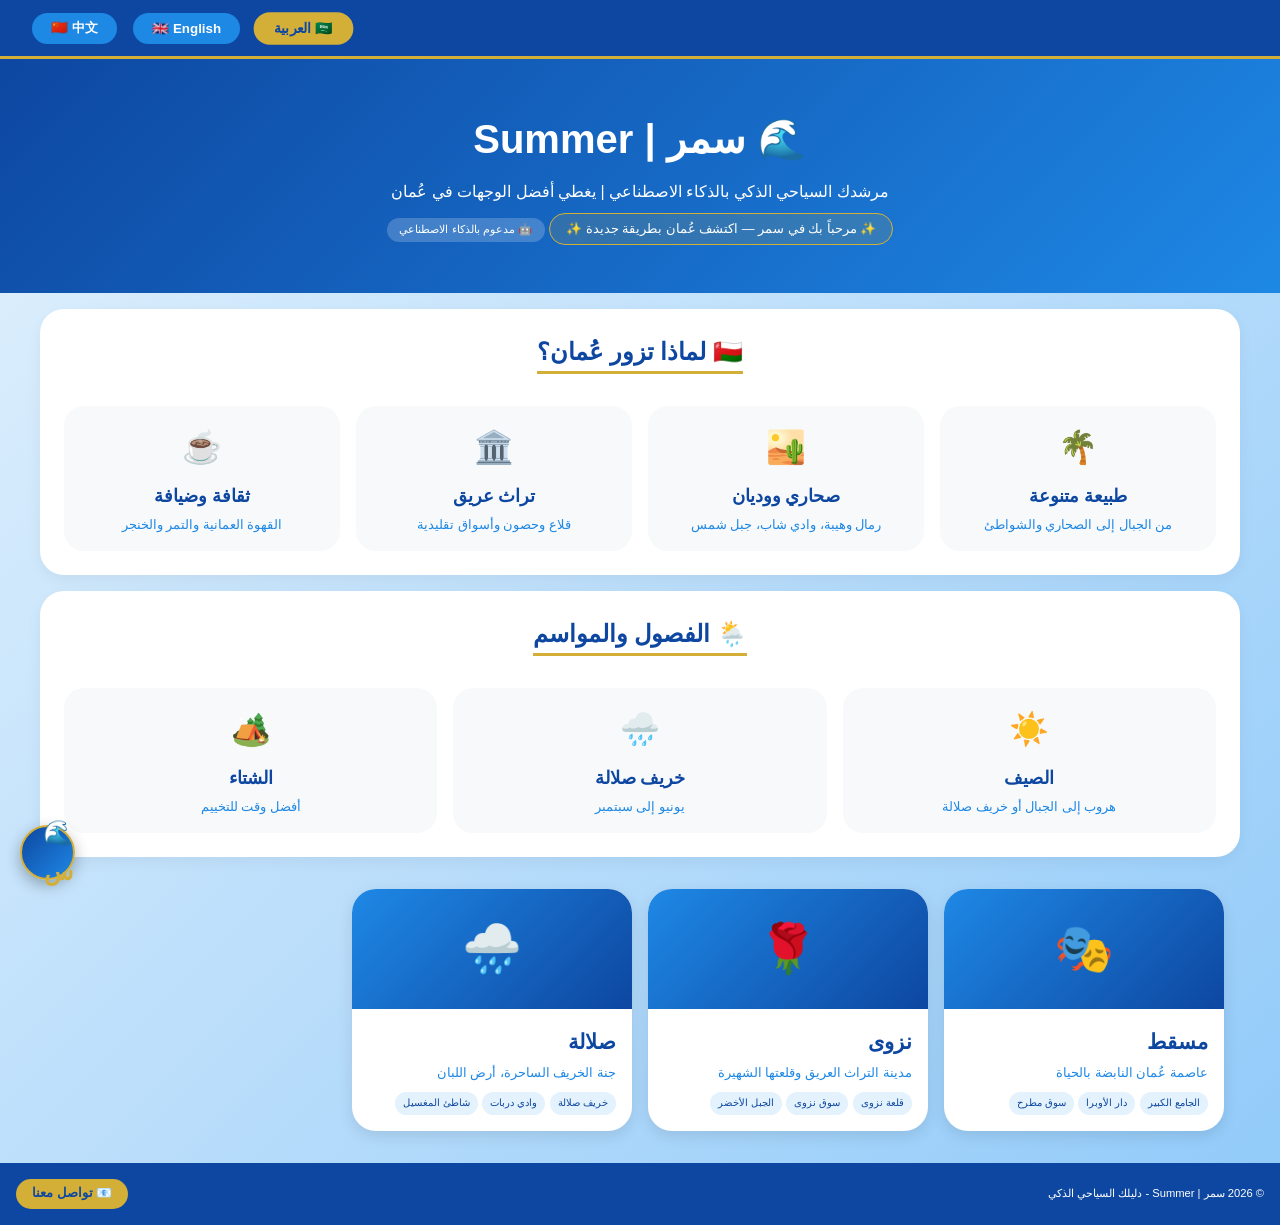
<file: index.html>
<!DOCTYPE html>
<html lang="ar" dir="rtl">
<head>
    <meta charset="UTF-8">
    <meta name="viewport" content="width=device-width, initial-scale=1.0, viewport-fit=cover">
    <title>سمر | Summer - دليلك السياحي الذكي في عُمان</title>
    <style>
        * { margin: 0; padding: 0; box-sizing: border-box; }
        body {
            font-family: 'Segoe UI', Tahoma, Geneva, Verdana, sans-serif;
            background: linear-gradient(135deg, #E3F2FD 0%, #BBDEFB 50%, #90CAF9 100%);
            color: #0D47A1;
            line-height: 1.6;
        }
        body[dir="ltr"] { direction: ltr; text-align: left; }
        body[dir="rtl"] { direction: rtl; text-align: right; }

        .language-bar {
            background-color: #0D47A1;
            padding: 0.8rem 2rem;
            display: flex;
            justify-content: flex-end;
            gap: 1rem;
            flex-wrap: wrap;
            border-bottom: 3px solid #D4AF37;
            position: sticky;
            top: 0;
            z-index: 1000;
        }
        .lang-btn {
            background-color: #1E88E5;
            color: white;
            border: none;
            padding: 0.4rem 1.2rem;
            border-radius: 30px;
            cursor: pointer;
            font-weight: bold;
            transition: all 0.3s ease;
        }
        .lang-btn:hover, .lang-btn.active {
            background-color: #D4AF37;
            color: #0D47A1;
            transform: scale(1.05);
        }

        .hero {
            background: linear-gradient(135deg, #0D47A1, #1E88E5, #0D47A1);
            background-size: 200% 200%;
            animation: gradientShift 6s ease infinite;
            padding: 3rem 1rem;
            text-align: center;
            color: white;
        }
        @keyframes gradientShift {
            0% { background-position: 0% 50%; }
            50% { background-position: 100% 50%; }
            100% { background-position: 0% 50%; }
        }
        .hero h1 { font-size: 2.5rem; margin-bottom: 0.5rem; }
        .hero p { font-size: 1rem; max-width: 800px; margin: 0 auto; }
        .hero-welcome {
            background: rgba(212, 175, 55, 0.15);
            backdrop-filter: blur(10px);
            display: inline-block;
            padding: 0.3rem 1rem;
            border-radius: 50px;
            margin-top: 0.5rem;
            font-size: 0.8rem;
            border: 1px solid #D4AF37;
        }
        .ai-badge {
            display: inline-block;
            background: rgba(255,255,255,0.2);
            padding: 0.2rem 0.8rem;
            border-radius: 50px;
            font-size: 0.7rem;
            margin-top: 0.5rem;
        }

        .why-oman, .seasons {
            background: white;
            margin: 1rem auto;
            padding: 1.5rem;
            border-radius: 24px;
            max-width: 1200px;
            box-shadow: 0 5px 15px rgba(0,0,0,0.05);
        }
        .why-oman h2, .seasons h2 {
            text-align: center;
            font-size: 1.5rem;
            color: #0D47A1;
            margin-bottom: 1rem;
            border-bottom: 3px solid #D4AF37;
            display: inline-block;
        }
        .why-grid, .seasons-grid {
            display: grid;
            grid-template-columns: repeat(auto-fit, minmax(200px, 1fr));
            gap: 1rem;
            margin-top: 1rem;
        }
        .why-card, .season-card {
            text-align: center;
            padding: 1rem;
            background: #F8F9FA;
            border-radius: 20px;
        }
        .why-icon, .season-icon { font-size: 2rem; display: block; margin-bottom: 0.5rem; }
        .why-card h3, .season-card h3 { font-size: 1.1rem; margin-bottom: 0.3rem; }
        .why-card p, .season-card p { font-size: 0.8rem; color: #1E88E5; }

        .cities-grid {
            display: grid;
            grid-template-columns: repeat(auto-fill, minmax(280px, 1fr));
            gap: 1rem;
            padding: 1rem;
            max-width: 1200px;
            margin: 0 auto;
        }
        .city-card {
            background: white;
            border-radius: 24px;
            overflow: hidden;
            cursor: pointer;
            transition: all 0.3s;
            box-shadow: 0 5px 15px rgba(0,0,0,0.1);
        }
        .city-card:hover { transform: translateY(-5px); box-shadow: 0 10px 25px rgba(0,0,0,0.15); }
        .card-icon {
            height: 120px;
            background: linear-gradient(135deg, #1E88E5, #0D47A1);
            display: flex;
            align-items: center;
            justify-content: center;
            font-size: 3rem;
        }
        .card-content { padding: 1rem; }
        .card-content h3 { font-size: 1.3rem; margin-bottom: 0.3rem; }
        .card-content p { font-size: 0.8rem; color: #1E88E5; margin-bottom: 0.5rem; }
        .city-tags { display: flex; gap: 0.3rem; flex-wrap: wrap; }
        .tag {
            background: #E3F2FD;
            padding: 0.2rem 0.5rem;
            border-radius: 15px;
            font-size: 0.65rem;
            color: #0D47A1;
        }

        .city-page {
            max-width: 1000px;
            margin: 1rem auto;
            padding: 1rem;
            background: white;
            border-radius: 24px;
            display: none;
        }
        .active-page { display: block; }
        .city-header { text-align: center; margin-bottom: 1rem; }
        .city-header h2 { font-size: 1.8rem; color: #0D47A1; border-bottom: 3px solid #D4AF37; display: inline-block; }

        .section {
            background: #F8F9FA;
            border-radius: 20px;
            padding: 1rem;
            margin-bottom: 1rem;
        }
        .section h3 {
            font-size: 1.3rem;
            margin-bottom: 0.8rem;
            border-right: 4px solid #D4AF37;
            padding-right: 0.8rem;
        }
        body[dir="ltr"] .section h3 {
            border-right: none;
            border-left: 4px solid #D4AF37;
            padding-right: 0;
            padding-left: 0.8rem;
        }
        .items-grid {
            display: grid;
            grid-template-columns: repeat(auto-fill, minmax(280px, 1fr));
            gap: 0.8rem;
        }
        .item-card {
            background: white;
            padding: 0.8rem;
            border-radius: 16px;
            border: 1px solid #E3F2FD;
            cursor: pointer;
            transition: all 0.2s;
        }
        .item-card:hover { transform: translateY(-3px); border-color: #D4AF37; }
        .item-card h4 { font-size: 1rem; margin-bottom: 0.3rem; }
        .item-card p { font-size: 0.75rem; color: #1E88E5; }

        .stars { color: #D4AF37; font-size: 0.8rem; margin: 0.3rem 0; }
        .map-link {
            display: inline-block;
            background: #1E88E5;
            color: white;
            padding: 0.2rem 0.6rem;
            border-radius: 20px;
            text-decoration: none;
            font-size: 0.7rem;
            margin-top: 0.3rem;
        }
        .special-section { background: linear-gradient(135deg, #E3F2FD, #BBDEFB); border: 2px solid #D4AF37; }
        .animated-icon { display: inline-block; animation: float 2s infinite; font-size: 1.2rem; }
        @keyframes float { 0%,100%{transform:translateY(0)} 50%{transform:translateY(-5px)} }

        .back-btn {
            background: #D4AF37;
            color: #0D47A1;
            border: none;
            padding: 0.4rem 1.2rem;
            border-radius: 30px;
            cursor: pointer;
            font-weight: bold;
            margin: 0.5rem auto;
            display: inline-block;
            font-size: 0.9rem;
        }
        .footer {
            background: #0D47A1;
            color: white;
            text-align: center;
            padding: 1rem;
            margin-top: 1rem;
            display: flex;
            justify-content: space-between;
            align-items: center;
            flex-wrap: wrap;
            gap: 0.5rem;
            font-size: 0.7rem;
        }
        .contact-btn {
            background: #D4AF37;
            color: #0D47A1;
            padding: 0.3rem 1rem;
            border-radius: 30px;
            text-decoration: none;
            font-weight: bold;
            font-size: 0.8rem;
        }

        .detail-page {
            max-width: 800px;
            margin: 1rem auto;
            padding: 1.5rem;
            background: white;
            border-radius: 24px;
            display: none;
        }
        .detail-page.active-detail { display: block; }
        .detail-header { text-align: center; margin-bottom: 1rem; }
        .detail-header h2 { font-size: 1.5rem; color: #0D47A1; border-bottom: 3px solid #D4AF37; display: inline-block; }
        .detail-info { margin-bottom: 1rem; }
        .detail-info h3 { font-size: 1.1rem; margin-bottom: 0.3rem; }
        .detail-info p { font-size: 0.9rem; color: #1E88E5; }
        .detail-price { font-size: 1.2rem; color: #D4AF37; font-weight: bold; margin: 0.8rem 0; }
        .detail-location { background: #E3F2FD; padding: 0.8rem; border-radius: 15px; margin: 0.8rem 0; }

        /* AI Chat */
        .ai-floating {
            position: fixed;
            bottom: 20px;
            left: 20px;
            background: linear-gradient(135deg, #0D47A1, #1E88E5);
            width: 55px;
            height: 55px;
            border-radius: 50%;
            display: flex;
            align-items: center;
            justify-content: center;
            cursor: pointer;
            box-shadow: 0 5px 15px rgba(0,0,0,0.3);
            z-index: 1000;
            border: 2px solid #D4AF37;
            font-size: 1.5rem;
            font-weight: bold;
            color: #D4AF37;
        }
        .ai-chat {
            position: fixed;
            bottom: 85px;
            left: 20px;
            width: 350px;
            max-width: 90vw;
            background: white;
            border-radius: 20px;
            box-shadow: 0 10px 25px rgba(0,0,0,0.2);
            display: none;
            flex-direction: column;
            z-index: 1000;
            overflow: hidden;
            border: 1px solid #D4AF37;
        }
        .ai-chat-header {
            background: #0D47A1;
            color: white;
            padding: 0.5rem;
            font-weight: bold;
            text-align: center;
            font-size: 0.9rem;
        }
        .ai-chat-body {
            padding: 0.8rem;
            height: 350px;
            overflow-y: auto;
            font-size: 0.8rem;
        }
        .ai-chat-message {
            background: #E3F2FD;
            padding: 0.5rem;
            border-radius: 12px;
            margin: 0.5rem 0;
        }
        .question-grid {
            display: flex;
            flex-wrap: wrap;
            gap: 0.4rem;
            margin-top: 0.5rem;
        }
        .q-btn {
            background: #1E88E5;
            color: white;
            border: none;
            padding: 0.3rem 0.6rem;
            border-radius: 15px;
            font-size: 0.65rem;
            cursor: pointer;
        }

        @media (max-width: 768px) {
            .hero h1 { font-size: 1.8rem; }
            .city-header h2 { font-size: 1.5rem; }
            .section h3 { font-size: 1.2rem; }
            .ai-chat { width: 300px; left: 10px; bottom: 75px; }
            .ai-floating { width: 50px; height: 50px; font-size: 1.3rem; }
        }
    </style>
</head>
<body dir="rtl">

<div class="language-bar">
    <button class="lang-btn" onclick="setLanguage('ar')">🇸🇦 العربية</button>
    <button class="lang-btn" onclick="setLanguage('en')">🇬🇧 English</button>
    <button class="lang-btn" onclick="setLanguage('zh')">🇨🇳 中文</button>
</div>

<div id="mainPage">
    <div class="hero">
        <h1 id="heroTitle">🌊 سمر | Summer</h1>
        <p id="heroDesc">مرشدك السياحي الذكي بالذكاء الاصطناعي | يغطي أفضل الوجهات في عُمان</p>
        <div class="hero-welcome" id="welcomeMessage">✨ مرحباً بك في سمر — اكتشف عُمان بطريقة جديدة ✨</div>
        <div class="ai-badge">🤖 مدعوم بالذكاء الاصطناعي</div>
    </div>

    <div class="why-oman">
        <div style="text-align: center;"><h2 id="whyTitle">🇴🇲 لماذا تزور عُمان؟</h2></div>
        <div class="why-grid">
            <div class="why-card"><div class="why-icon">🌴</div><h3 id="why1Title">طبيعة متنوعة</h3><p id="why1Desc">من الجبال إلى الصحاري والشواطئ</p></div>
            <div class="why-card"><div class="why-icon">🏜️</div><h3 id="why2Title">صحاري ووديان</h3><p id="why2Desc">رمال وهيبة، وادي شاب، جبل شمس</p></div>
            <div class="why-card"><div class="why-icon">🏛️</div><h3 id="why3Title">تراث عريق</h3><p id="why3Desc">قلاع وحصون وأسواق تقليدية</p></div>
            <div class="why-card"><div class="why-icon">☕</div><h3 id="why4Title">ثقافة وضيافة</h3><p id="why4Desc">القهوة العمانية والتمر والخنجر</p></div>
        </div>
    </div>

    <div class="seasons">
        <div style="text-align: center;"><h2 id="seasonsTitle">🌦️ الفصول والمواسم</h2></div>
        <div class="seasons-grid">
            <div class="season-card"><div class="season-icon">☀️</div><h3 id="summerTitle">الصيف</h3><p id="summerDesc">هروب إلى الجبال أو خريف صلالة</p></div>
            <div class="season-card"><div class="season-icon">🌧️</div><h3 id="khareefTitle">خريف صلالة</h3><p id="khareefDesc">يونيو إلى سبتمبر</p></div>
            <div class="season-card"><div class="season-icon">🏕️</div><h3 id="winterTitle">الشتاء</h3><p id="winterDesc">أفضل وقت للتخييم</p></div>
        </div>
    </div>

    <div class="cities-grid" id="citiesGrid"></div>
</div>

<div id="cityPagesContainer"></div>
<div id="detailPageContainer"></div>

<div class="ai-floating" onclick="toggleAIChat()">
    <span>🌊<span style="color:#D4AF37;">س</span></span>
</div>

<div class="ai-chat" id="aiChat">
    <div class="ai-chat-header">🌊 سمر | Summer 🤖</div>
    <div class="ai-chat-body" id="aiChatBody">
        <div class="ai-chat-message">👋 مرحباً! اختر سؤالاً:</div>
        <div class="question-grid" id="questionsGrid"></div>
    </div>
</div>

<div class="footer">
    <p id="footerText">© 2026 سمر | Summer - دليلك السياحي الذكي</p>
    <a href="mailto:iilkqj@gmail.com" class="contact-btn">📧 تواصل معنا</a>
</div>

<script>
    // ==================== TRANSLATIONS ====================
    const translations = {
        ar: {
            heroTitle: "🌊 سمر | Summer", heroDesc: "مرشدك السياحي الذكي بالذكاء الاصطناعي | يغطي أفضل الوجهات في عُمان", welcome: "✨ مرحباً بك في سمر — اكتشف عُمان بطريقة جديدة ✨",
            whyTitle: "🇴🇲 لماذا تزور عُمان؟", why1Title: "طبيعة متنوعة", why1Desc: "من الجبال إلى الصحاري والشواطئ",
            why2Title: "صحاري ووديان", why2Desc: "رمال وهيبة، وادي شاب، جبل شمس", why3Title: "تراث عريق", why3Desc: "قلاع وحصون وأسواق تقليدية",
            why4Title: "ثقافة وضيافة", why4Desc: "القهوة العمانية والتمر والخنجر", seasonsTitle: "🌦️ الفصول والمواسم",
            summerTitle: "الصيف", summerDesc: "هروب إلى الجبال أو خريف صلالة", khareefTitle: "خريف صلالة", khareefDesc: "يونيو إلى سبتمبر",
            winterTitle: "الشتاء", winterDesc: "أفضل وقت للتخييم", backHome: "🏠 العودة للرئيسية", footer: "© 2026 سمر | Summer - دليلك السياحي الذكي",
            sections: { landmarks: "🏛️ المعالم", food: "🍽️ الأكلات", customs: "🎭 العادات", hotels: "🏨 فنادق", cafes: "☕ كافيهات", restaurants: "🍽️ مطاعم" },
            detailPage: { description: "📝 الوصف", location: "📍 الموقع", directions: "🚗 الاتجاهات", price: "💰 السعر", bestTime: "⏰ أفضل وقت", map: "🗺️ عرض على الخريطة", backToCity: "🏠 العودة للمدينة" }
        },
        en: {
            heroTitle: "🌊 Summer | Your AI Guide", heroDesc: "Your AI Smart Tourism Guide | Covers the best destinations in Oman", welcome: "✨ Welcome to Summer — Discover Oman like never before ✨",
            whyTitle: "🇴🇲 Why Visit Oman?", why1Title: "Diverse Nature", why1Desc: "From mountains to deserts and beaches",
            why2Title: "Deserts & Wadis", why2Desc: "Wahiba Sands, Wadi Shab, Jebel Shams", why3Title: "Rich Heritage", why3Desc: "Forts, castles, traditional souqs",
            why4Title: "Culture & Hospitality", why4Desc: "Omani coffee, dates, khanjar", seasonsTitle: "🌦️ Seasons & Events",
            summerTitle: "Summer", summerDesc: "Escape to mountains or Khareef", khareefTitle: "Salalah Khareef", khareefDesc: "June to September",
            winterTitle: "Winter", winterDesc: "Best for camping", backHome: "🏠 Back to Home", footer: "© 2026 Summer | Your AI Smart Guide",
            sections: { landmarks: "🏛️ Landmarks", food: "🍽️ Food", customs: "🎭 Customs", hotels: "🏨 Hotels", cafes: "☕ Cafes", restaurants: "🍽️ Restaurants" },
            detailPage: { description: "📝 Description", location: "📍 Location", directions: "🚗 Directions", price: "💰 Price", bestTime: "⏰ Best Time", map: "🗺️ View on Map", backToCity: "🏠 Back to City" }
        },
        zh: {
            heroTitle: "🌊 Summer | 您的AI导游", heroDesc: "您的AI智能旅游指南 | 覆盖阿曼最佳目的地", welcome: "✨ 欢迎使用 Summer — 探索阿曼 ✨",
            whyTitle: "🇴🇲 为什么访问阿曼？", why1Title: "多样的自然", why1Desc: "从山脉到沙漠和海滩",
            why2Title: "沙漠与干河", why2Desc: "瓦希巴沙地、沙布干河", why3Title: "丰富的遗产", why3Desc: "堡垒、城堡、传统市场",
            why4Title: "文化与热情好客", why4Desc: "阿曼咖啡、椰枣和弯刀", seasonsTitle: "🌦️ 季节与活动",
            summerTitle: "夏季", summerDesc: "逃到山区或季风季节", khareefTitle: "塞拉莱雨季", khareefDesc: "六月至九月",
            winterTitle: "冬季", winterDesc: "露营最佳时间", backHome: "🏠 返回首页", footer: "© 2026 Summer | 您的阿曼智能导游",
            sections: { landmarks: "🏛️ 地标", food: "🍽️ 美食", customs: "🎭 习俗", hotels: "🏨 酒店", cafes: "☕ 咖啡馆", restaurants: "🍽️ 餐厅" },
            detailPage: { description: "📝 描述", location: "📍 位置", directions: "🚗 路线", price: "💰 价格", bestTime: "⏰ 最佳时间", map: "🗺️ 在地图上查看", backToCity: "🏠 返回城市" }
        }
    };

    // ==================== 30 QUESTIONS ====================
    const qaData = {
        ar: [
            { q: "ما أفضل 5 مطاعم في مسقط؟", a: "🍽️ أفضل مطاعم مسقط:\n1. P.F. Chang's (صيني) - 4.5 ★\n2. China Mood (صيني فاخر) - 4.7 ★\n3. Bait Al Luban (عماني) - 4.6 ★\n4. Turkish House (تركي) - 4.4 ★\n5. The Steakhouse (ستيك) - 4.6 ★" },
            { q: "ما أفضل 5 كافيهات في نزوى؟", a: "☕ أفضل كافيهات نزوى:\n1. مقهى القلعة - 4.5 ★\n2. مقهى السوق التقليدي - 4.3 ★\n3. مقهى الواحة - 4.2 ★\n4. مقهى البيت العماني - 4.4 ★\n5. مقهى الجبل - 4.6 ★" },
            { q: "ما هي أفضل الفنادق 5 نجوم في صلالة؟", a: "🏨 أفضل فنادق صلالة:\n1. الفانات - جي دبليو ماريوت - 4.8 ★\n2. صلالة روتانا - 4.7 ★\n3. كراون بلازا - 4.6 ★\n4. صلالة بيتش - 4.5 ★\n5. هوليدي إن - 4.3 ★" },
            { q: "ما هي أفضل المعالم السياحية في عمان؟", a: "🏛️ أفضل المعالم:\n1. الجامع الكبير (مسقط)\n2. قلعة نزوى\n3. وادي شاب\n4. الجبل الأخضر\n5. رمال وهيبة\n6. خريف صلالة" },
            { q: "متى أفضل وقت لزيارة الجبل الأخضر؟", a: "🌹 أفضل وقت هو مارس إلى مايو (موسم الورد). الطقس معتدل والورود متفتحة." },
            { q: "كيف أوصل إلى وادي شاب؟", a: "🏞️ من مسقط 1.5 ساعة، ثم قارب صغير (1 ريال)، ثم مشي 40 دقيقة." },
            { q: "ما هي الأكلات العمانية الشعبية؟", a: "🍖 الشواء العماني، المجبوس، الخبيصة، البلاليط، الحلوى العمانية" },
            { q: "ما هي العادات العمانية الأصيلة؟", a: "🎭 الخنجر العماني، القهوة العمانية، الرزحة، العازي، الفلاج" },
            { q: "ما هي الفعاليات السنوية في عمان؟", a: "🎪 مهرجان مسقط (يناير-فبراير)، خريف صلالة (يونيو-سبتمبر)" },
            { q: "كم تكلفة السفر إلى عمان؟", a: "💰 متوسط التكاليف: تذكرة 150-300 ريال، فندق 30-50 ريال/ليلة" }
        ],
        en: [
            { q: "Best 5 restaurants in Muscat?", a: "P.F. Chang's, China Mood, Bait Al Luban, Turkish House, The Steakhouse" },
            { q: "Best 5 cafes in Nizwa?", a: "Al Qala'a, Traditional Souq, Al Waha, Omani House, Mountain Cafe" },
            { q: "Best 5-star hotels in Salalah?", a: "Al Fanar - JW Marriott, Salalah Rotana, Crowne Plaza, Salalah Beach, Holiday Inn" }
        ],
        zh: [
            { q: "马斯喀特最好的5家餐厅？", a: "P.F. Chang's, China Mood, Bait Al Luban, Turkish House, The Steakhouse" },
            { q: "尼兹瓦最好的5家咖啡馆？", a: "堡垒咖啡馆、传统集市咖啡馆、绿洲咖啡馆、阿曼之家咖啡馆、山景咖啡馆" }
        ]
    };

    // ==================== HOTELS DATA WITH FULL DETAILS ====================
    const hotelsData = {
        ar: {
            muscat: [
                { name: "فندق جراند حياة مسقط", location: "الخوير، مسقط", price: "95-150 ر.ع.", rating: 4.8, map: "https://maps.google.com/?q=Grand+Hyatt+Muscat", desc: "فندق فاخر 5 نجوم يقع في قلب مسقط، يوفر إطلالات رائعة على البحر.", directions: "على شارع السلطان قابوس، بالقرب من مجمع الخوير", bestTime: "طوال العام" },
                { name: "فندق شانغريلا - بر الجصة", location: "بر الجصة، مسقط", price: "220-350 ر.ع.", rating: 4.7, map: "https://maps.google.com/?q=Shangri-La+Barr+Al+Jissah+Muscat", desc: "منتجع متكامل 5 نجوم بشاطئ خاص وإطلالات خلابة.", directions: "على بعد 30 دقيقة من مطار مسقط الدولي", bestTime: "أكتوبر - أبريل" },
                { name: "فندق كراون بلازا مسقط", location: "القرم، مسقط", price: "85-140 ر.ع.", rating: 4.6, map: "https://maps.google.com/?q=Crowne+Plaza+Muscat", desc: "فندق 5 نجوم بإطلالة رائعة على البحر وموقع ممتاز.", directions: "على كورنيش القرم، قريب من مركز عُمان للمؤتمرات", bestTime: "طوال العام" },
                { name: "فندق شيراتون عُمان", location: "الخوير، مسقط", price: "75-120 ر.ع.", rating: 4.5, map: "https://maps.google.com/?q=Sheraton+Oman+Hotel", desc: "فندق تاريخي 5 نجوم في قلب مسقط.", directions: "بجوار مجمع الخوير، قريب من مطار مسقط", bestTime: "طوال العام" },
                { name: "فندق انتركونتيننتال مسقط", location: "القرم، مسقط", price: "90-160 ر.ع.", rating: 4.6, map: "https://maps.google.com/?q=InterContinental+Muscat", desc: "فندق 5 نجوم بإطلالة رائعة على البحر.", directions: "على شاطئ القرم، قريب من دار الأوبرا", bestTime: "طوال العام" }
            ],
            nizwa: [
                { name: "منتجع الجبل الأخضر - أليلا", location: "الجبل الأخضر، نزوى", price: "150-300 ر.ع.", rating: 4.9, map: "https://maps.google.com/?q=Alila+Jabal+Akhdar+Resort", desc: "منتجع فاخر 5 نجوم على قمة الجبل، إطلالات خلابة.", directions: "على بعد 45 دقيقة من مدينة نزوى عبر طريق جبلي", bestTime: "مارس - مايو (موسم الورد)" },
                { name: "فندق نزوى أوتيل", location: "نزوى", price: "40-70 ر.ع.", rating: 4.3, map: "https://maps.google.com/?q=Nizwa+Hotel", desc: "فندق 4 نجوم إطلالة على قلعة نزوى التاريخية.", directions: "وسط مدينة نزوى، قريب من القلعة", bestTime: "طوال العام" },
                { name: "فندق عنتر نزوى", location: "نزوى", price: "30-50 ر.ع.", rating: 4.1, map: "https://maps.google.com/?q=Antar+Hotel+Nizwa", desc: "خيار اقتصادي ونظيف في قلب نزوى.", directions: "قريب من سوق نزوى", bestTime: "طوال العام" },
                { name: "منتجع بيت البارندي", location: "نزوى", price: "50-90 ر.ع.", rating: 4.4, map: "https://maps.google.com/?q=Beit+Al+Baranda+Resort+Nizwa", desc: "إقامة تراثية تقليدية بأجواء عمانية أصيلة.", directions: "في الحارة القديمة بنزوى", bestTime: "أكتوبر - مارس" },
                { name: "فندق الجبل الأخضر", location: "الجبل الأخضر، نزوى", price: "80-150 ر.ع.", rating: 4.5, map: "https://maps.google.com/?q=Jebel+Akhdar+Hotel", desc: "إطلالات رائعة على المدرجات الخضراء.", directions: "في الجبل الأخضر", bestTime: "مارس - مايو" }
            ],
            salalah: [
                { name: "فندق الفانات - جي دبليو ماريوت", location: "صلالة", price: "120-250 ر.ع.", rating: 4.8, map: "https://maps.google.com/?q=Al+Fanar+JW+Marriott+Salalah", desc: "منتجع فاخر 5 نجوم في صلالة.", directions: "على شاطئ صلالة", bestTime: "يونيو - سبتمبر (خريف صلالة)" },
                { name: "منتجع صلالة روتانا", location: "صلالة", price: "100-200 ر.ع.", rating: 4.7, map: "https://maps.google.com/?q=Salalah+Rotana+Resort", desc: "إطلالة على البحر وخدمات راقية.", directions: "على شاطئ صلالة", bestTime: "يونيو - سبتمبر" },
                { name: "فندق هوليدي إن صلالة", location: "صلالة", price: "40-80 ر.ع.", rating: 4.3, map: "https://maps.google.com/?q=Holiday+Inn+Salalah", desc: "خيار اقتصادي ومريح.", directions: "وسط صلالة", bestTime: "طوال العام" },
                { name: "منتجع كراون بلازا صلالة", location: "صلالة", price: "80-160 ر.ع.", rating: 4.6, map: "https://maps.google.com/?q=Crowne+Plaza+Salalah", desc: "قريب من شاطئ المغسيل.", directions: "قريب من شاطئ المغسيل", bestTime: "يونيو - سبتمبر" },
                { name: "فندق صلالة بيتش", location: "صلالة", price: "70-140 ر.ع.", rating: 4.5, map: "https://maps.google.com/?q=Salalah+Beach+Hotel", desc: "إطلالة مباشرة على البحر.", directions: "على شاطئ صلالة", bestTime: "طوال العام" }
            ]
        },
        en: {
            muscat: [
                { name: "Grand Hyatt Muscat", location: "Al Khuwair, Muscat", price: "$95-150", rating: 4.8, map: "https://maps.google.com/?q=Grand+Hyatt+Muscat", desc: "5-star luxury hotel in the heart of Muscat with sea views.", directions: "On Sultan Qaboos Street", bestTime: "All year round" },
                { name: "Shangri-La Barr Al Jissah", location: "Barr Al Jissah, Muscat", price: "$220-350", rating: 4.7, map: "https://maps.google.com/?q=Shangri-La+Barr+Al+Jissah+Muscat", desc: "5-star integrated resort with private beach.", directions: "30 min from Muscat Airport", bestTime: "October - April" }
            ],
            nizwa: [
                { name: "Alila Jabal Akhdar Resort", location: "Jebel Akhdar, Nizwa", price: "$150-300", rating: 4.9, map: "https://maps.google.com/?q=Alila+Jabal+Akhdar+Resort", desc: "Luxury mountain resort with stunning views.", directions: "45 min from Nizwa", bestTime: "March - May" }
            ],
            salalah: [
                { name: "Al Fanar - JW Marriott", location: "Salalah", price: "$120-250", rating: 4.8, map: "https://maps.google.com/?q=Al+Fanar+JW+Marriott+Salalah", desc: "Luxury 5-star resort in Salalah.", directions: "On Salalah Beach", bestTime: "June - September" }
            ]
        },
        zh: {
            muscat: [
                { name: "马斯喀特君悦酒店", location: "阿尔库维尔，马斯喀特", price: "690-1080元", rating: 4.8, map: "https://maps.google.com/?q=Grand+Hyatt+Muscat", desc: "位于马斯喀特市中心的五星级豪华酒店，享有海景。", directions: "苏丹卡布斯大街", bestTime: "全年" }
            ],
            nizwa: [
                { name: "阿丽拉绿色山脈度假村", location: "绿色山脈，尼兹瓦", price: "1080-2160元", rating: 4.9, map: "https://maps.google.com/?q=Alila+Jabal+Akhdar+Resort", desc: "山顶豪华度假村，景色壮丽。", directions: "距尼兹瓦45分钟", bestTime: "三月至五月" }
            ],
            salalah: [
                { name: "Al Fanar - JW万豪酒店", location: "塞拉莱", price: "864-1800元", rating: 4.8, map: "https://maps.google.com/?q=Al+Fanar+JW+Marriott+Salalah", desc: "塞拉莱的五星级豪华度假村。", directions: "塞拉莱海滩", bestTime: "六月至九月" }
            ]
        }
    };

    // ==================== RESTAURANTS & CAFES DATA ====================
    const restaurantsData = {
        ar: {
            muscat: [
                { name: "P.F. Chang's", location: "Avenues Mall", price: "8-15 ر.ع.", rating: 4.5, cuisine: "صيني", map: "https://maps.google.com/?q=PF+Changs+Muscat", desc: "مطعم آسيوي صيني عالمي", directions: "الطابق الأول من المول", bestTime: "الغداء والعشاء" },
                { name: "China Mood", location: "Al Bustan Palace", price: "15-25 ر.ع.", rating: 4.7, cuisine: "صيني فاخر", map: "https://maps.google.com/?q=China+Mood+Muscat", desc: "مطعم صيني فاخر", directions: "داخل فندق Al Bustan", bestTime: "العشاء" }
            ],
            nizwa: [
                { name: "Great Wall Hot Pot", location: "نزوى", price: "5-10 ر.ع.", rating: 4.9, cuisine: "صيني", map: "https://maps.google.com/?q=Great+Wall+Hot+Pot+Nizwa", desc: "هوت بوت صيني", directions: "وسط نزوى", bestTime: "العشاء" }
            ],
            salalah: [
                { name: "China Palace", location: "صلالة", price: "5-10 ر.ع.", rating: 4.2, cuisine: "صيني", map: "https://maps.google.com/?q=China+Palace+Salalah", desc: "مطعم صيني", directions: "وسط صلالة", bestTime: "الغداء والعشاء" }
            ]
        },
        en: {
            muscat: [
                { name: "P.F. Chang's", location: "Avenues Mall", price: "$8-15", rating: 4.5, cuisine: "Chinese", map: "https://maps.google.com/?q=PF+Changs+Muscat", desc: "Asian Chinese restaurant", directions: "First floor", bestTime: "Lunch & Dinner" }
            ],
            nizwa: [
                { name: "Great Wall Hot Pot", location: "Nizwa", price: "$5-10", rating: 4.9, cuisine: "Chinese", map: "https://maps.google.com/?q=Great+Wall+Hot+Pot+Nizwa", desc: "Chinese hot pot", directions: "Central Nizwa", bestTime: "Dinner" }
            ],
            salalah: [
                { name: "China Palace", location: "Salalah", price: "$5-10", rating: 4.2, cuisine: "Chinese", map: "https://maps.google.com/?q=China+Palace+Salalah", desc: "Chinese restaurant", directions: "Central Salalah", bestTime: "Lunch & Dinner" }
            ]
        },
        zh: {
            muscat: [
                { name: "P.F. Chang's", location: "Avenues Mall", price: "58-108元", rating: 4.5, cuisine: "中餐", map: "https://maps.google.com/?q=PF+Changs+Muscat", desc: "亚洲中餐厅", directions: "一楼", bestTime: "午餐和晚餐" }
            ],
            nizwa: [
                { name: "Great Wall Hot Pot", location: "尼兹瓦", price: "36-72元", rating: 4.9, cuisine: "中餐", map: "https://maps.google.com/?q=Great+Wall+Hot+Pot+Nizwa", desc: "中餐火锅", directions: "尼兹瓦市中心", bestTime: "晚餐" }
            ],
            salalah: [
                { name: "China Palace", location: "塞拉莱", price: "36-72元", rating: 4.2, cuisine: "中餐", map: "https://maps.google.com/?q=China+Palace+Salalah", desc: "中餐厅", directions: "塞拉莱市中心", bestTime: "午餐和晚餐" }
            ]
        }
    };

    const cafesData = {
        ar: {
            muscat: [
                { name: "مقهى عُمان للقهوة", location: "الخوير", price: "2-4 ر.ع.", rating: 4.6, map: "https://maps.google.com/?q=Oman+Coffee+Shop+Muscat", desc: "قهوة عمانية أصيلة", directions: "الخوير", bestTime: "الصباح والمساء" },
                { name: "ستاربكس - القرم", location: "القرم", price: "2-5 ر.ع.", rating: 4.4, map: "https://maps.google.com/?q=Starbucks+Qurum+Muscat", desc: "قهوة عالمية", directions: "كورنيش القرم", bestTime: "طوال اليوم" }
            ],
            nizwa: [
                { name: "مقهى القلعة", location: "نزوى", price: "2-4 ر.ع.", rating: 4.5, map: "https://maps.google.com/?q=Al+Qalaa+Cafe+Nizwa", desc: "إطلالة على القلعة", directions: "بجانب القلعة", bestTime: "الصباح" }
            ],
            salalah: [
                { name: "مقهى الضباب", location: "صلالة", price: "2-5 ر.ع.", rating: 4.5, map: "https://maps.google.com/?q=Al+Dhabab+Cafe+Salalah", desc: "إطلالة على الجبال", directions: "وسط صلالة", bestTime: "الصباح" }
            ]
        },
        en: {
            muscat: [
                { name: "Oman Coffee Shop", location: "Al Khuwair", price: "$2-4", rating: 4.6, map: "https://maps.google.com/?q=Oman+Coffee+Shop+Muscat", desc: "Authentic Omani coffee", directions: "Al Khuwair", bestTime: "Morning & Evening" }
            ],
            nizwa: [
                { name: "Al Qala'a Cafe", location: "Nizwa", price: "$2-4", rating: 4.5, map: "https://maps.google.com/?q=Al+Qalaa+Cafe+Nizwa", desc: "Fort view", directions: "Next to fort", bestTime: "Morning" }
            ],
            salalah: [
                { name: "Al Dhabab Cafe", location: "Salalah", price: "$2-5", rating: 4.5, map: "https://maps.google.com/?q=Al+Dhabab+Cafe+Salalah", desc: "Mountain view", directions: "Central Salalah", bestTime: "Morning" }
            ]
        },
        zh: {
            muscat: [
                { name: "阿曼咖啡店", location: "阿尔库维尔", price: "14-29元", rating: 4.6, map: "https://maps.google.com/?q=Oman+Coffee+Shop+Muscat", desc: "正宗阿曼咖啡", directions: "阿尔库维尔", bestTime: "早晚" }
            ],
            nizwa: [
                { name: "堡垒咖啡馆", location: "尼兹瓦", price: "14-29元", rating: 4.5, map: "https://maps.google.com/?q=Al+Qalaa+Cafe+Nizwa", desc: "城堡景观", directions: "城堡旁边", bestTime: "早上" }
            ],
            salalah: [
                { name: "雾咖啡", location: "塞拉莱", price: "14-36元", rating: 4.5, map: "https://maps.google.com/?q=Al+Dhabab+Cafe+Salalah", desc: "山景", directions: "塞拉莱市中心", bestTime: "早上" }
            ]
        }
    };

    let currentLang = 'ar';
    let currentCityId = null;
    let currentDetailId = null;
    let currentDetailType = null;

    function renderStars(rating) {
        let stars = '';
        for (let i = 0; i < Math.floor(rating); i++) stars += '★';
        for (let i = 0; i < 5 - Math.floor(rating); i++) stars += '☆';
        return `<div class="stars">${stars} (${rating})</div>`;
    }

    function renderQuestions() {
        const grid = document.getElementById('questionsGrid');
        const qa = qaData[currentLang];
        if (!qa) return;
        grid.innerHTML = qa.map((item, idx) => `<button class="q-btn" onclick="sendQuickQuestion(${idx})">❓ ${item.q.substring(0, 30)}${item.q.length > 30 ? '...' : ''}</button>`).join('');
    }

    function sendQuickQuestion(index) {
        const qa = qaData[currentLang];
        if (!qa || !qa[index]) return;
        const chatBody = document.getElementById('aiChatBody');
        chatBody.innerHTML += `<div class="ai-chat-message" style="background:#D4AF37; color:#0D47A1;">👤 ${qa[index].q}</div>`;
        chatBody.innerHTML += `<div class="ai-chat-message">🤖 ${qa[index].a.replace(/\n/g, '<br>')}</div>`;
        chatBody.scrollTop = chatBody.scrollHeight;
        const chat = document.getElementById('aiChat');
        if (chat.style.display !== 'flex') chat.style.display = 'flex';
    }

    function toggleAIChat() {
        const chat = document.getElementById('aiChat');
        chat.style.display = chat.style.display === 'flex' ? 'none' : 'flex';
        if (chat.style.display === 'flex') renderQuestions();
    }

    function openDetailPage(type, cityKey, itemIndex) {
        let item;
        if (type === 'hotel') {
            item = hotelsData[currentLang][cityKey][itemIndex];
        } else if (type === 'restaurant') {
            item = restaurantsData[currentLang][cityKey][itemIndex];
        } else if (type === 'cafe') {
            item = cafesData[currentLang][cityKey][itemIndex];
        } else {
            return;
        }
        if (!item) return;
        
        currentDetailType = type;
        currentDetailId = itemIndex;
        const t = translations[currentLang];
        const container = document.getElementById('detailPageContainer');
        container.innerHTML = `
            <div class="detail-page active-detail">
                <button class="back-btn" onclick="closeDetailPage()">🔙 ${t.detailPage.backToCity}</button>
                <div class="detail-header"><h2>${item.name}</h2></div>
                ${renderStars(item.rating)}
                <div class="detail-info"><h3>${t.detailPage.description}</h3><p>${item.desc || (currentLang === 'ar' ? 'معلومات مفصلة' : (currentLang === 'en' ? 'Detailed information' : '详细信息'))}</p></div>
                <div class="detail-location"><h3>${t.detailPage.location}</h3><p>${item.location}</p></div>
                <div class="detail-info"><h3>${t.detailPage.directions}</h3><p>${item.directions || (currentLang === 'ar' ? 'يمكن الوصول بسهولة' : (currentLang === 'en' ? 'Easily accessible' : '交通便利'))}</p></div>
                <div class="detail-price">${t.detailPage.price} ${item.price}</div>
                <div class="detail-info"><h3>${t.detailPage.bestTime}</h3><p>${item.bestTime || (currentLang === 'ar' ? 'طوال العام' : (currentLang === 'en' ? 'All year round' : '全年'))}</p></div>
                <a href="${item.map}" target="_blank" class="map-link">${t.detailPage.map}</a>
            </div>
        `;
        document.getElementById('cityPagesContainer').style.display = 'none';
        document.getElementById('mainPage').style.display = 'none';
    }

    function closeDetailPage() {
        currentDetailId = null;
        currentDetailType = null;
        document.getElementById('detailPageContainer').innerHTML = '';
        if (currentCityId) {
            openCity(currentCityId);
        } else {
            document.getElementById('mainPage').style.display = 'block';
            document.getElementById('cityPagesContainer').style.display = 'block';
        }
    }

    function renderHome() {
        const t = translations[currentLang];
        document.getElementById('heroTitle').innerHTML = t.heroTitle;
        document.getElementById('heroDesc').innerHTML = t.heroDesc;
        document.getElementById('welcomeMessage').innerHTML = t.welcome;
        document.getElementById('whyTitle').innerHTML = t.whyTitle;
        document.getElementById('why1Title').innerHTML = t.why1Title;
        document.getElementById('why1Desc').innerHTML = t.why1Desc;
        document.getElementById('why2Title').innerHTML = t.why2Title;
        document.getElementById('why2Desc').innerHTML = t.why2Desc;
        document.getElementById('why3Title').innerHTML = t.why3Title;
        document.getElementById('why3Desc').innerHTML = t.why3Desc;
        document.getElementById('why4Title').innerHTML = t.why4Title;
        document.getElementById('why4Desc').innerHTML = t.why4Desc;
        document.getElementById('seasonsTitle').innerHTML = t.seasonsTitle;
        document.getElementById('summerTitle').innerHTML = t.summerTitle;
        document.getElementById('summerDesc').innerHTML = t.summerDesc;
        document.getElementById('khareefTitle').innerHTML = t.khareefTitle;
        document.getElementById('khareefDesc').innerHTML = t.khareefDesc;
        document.getElementById('winterTitle').innerHTML = t.winterTitle;
        document.getElementById('winterDesc').innerHTML = t.winterDesc;
        document.getElementById('footerText').innerHTML = t.footer;
        
        const cities = [
            { id: "muscat", name: currentLang === 'ar' ? "مسقط" : (currentLang === 'en' ? "Muscat" : "马斯喀特"), icon: "🎭", desc: currentLang === 'ar' ? "عاصمة عُمان النابضة بالحياة" : (currentLang === 'en' ? "The vibrant capital of Oman" : "充满活力的阿曼首都"), tags: [currentLang === 'ar' ? "الجامع الكبير" : (currentLang === 'en' ? "Grand Mosque" : "大清真寺"), currentLang === 'ar' ? "دار الأوبرا" : (currentLang === 'en' ? "Opera House" : "歌剧院"), currentLang === 'ar' ? "سوق مطرح" : (currentLang === 'en' ? "Mutrah Souq" : "马托拉集市")] },
            { id: "nizwa", name: currentLang === 'ar' ? "نزوى" : (currentLang === 'en' ? "Nizwa" : "尼兹瓦"), icon: "🌹", desc: currentLang === 'ar' ? "مدينة التراث العريق وقلعتها الشهيرة" : (currentLang === 'en' ? "City of rich heritage and its famous fort" : "拥有丰富遗产和著名堡垒的城市"), tags: [currentLang === 'ar' ? "قلعة نزوى" : (currentLang === 'en' ? "Nizwa Fort" : "尼兹瓦堡"), currentLang === 'ar' ? "سوق نزوى" : (currentLang === 'en' ? "Nizwa Souq" : "尼兹瓦集市"), currentLang === 'ar' ? "الجبل الأخضر" : (currentLang === 'en' ? "Jebel Akhdar" : "绿色山脈")] },
            { id: "salalah", name: currentLang === 'ar' ? "صلالة" : (currentLang === 'en' ? "Salalah" : "塞拉莱"), icon: "🌧️", desc: currentLang === 'ar' ? "جنة الخريف الساحرة، أرض اللبان" : (currentLang === 'en' ? "Magical Khareef paradise, land of frankincense" : "神奇的季风天堂，乳香之地"), tags: [currentLang === 'ar' ? "خريف صلالة" : (currentLang === 'en' ? "Khareef" : "季风季节"), currentLang === 'ar' ? "وادي دربات" : (currentLang === 'en' ? "Wadi Darbat" : "达尔巴特干河"), currentLang === 'ar' ? "شاطئ المغسيل" : (currentLang === 'en' ? "Mughsail Beach" : "穆格赛尔海滩")] }
        ];
        
        const grid = document.getElementById('citiesGrid');
        grid.innerHTML = cities.map(city => `
            <div class="city-card" onclick="openCity('${city.id}')">
                <div class="card-icon">${city.icon}</div>
                <div class="card-content">
                    <h3>${city.name}</h3>
                    <p>${city.desc}</p>
                    <div class="city-tags">${city.tags.map(t => `<span class="tag">${t}</span>`).join('')}</div>
                </div>
            </div>
        `).join('');
        
        document.getElementById('mainPage').style.display = 'block';
        document.getElementById('cityPagesContainer').innerHTML = '';
        document.getElementById('detailPageContainer').innerHTML = '';
    }

    function openCity(cityKey) {
        currentCityId = cityKey;
        const t = translations[currentLang];
        
        const cityNames = {
            muscat: currentLang === 'ar' ? "مسقط" : (currentLang === 'en' ? "Muscat" : "马斯喀特"),
            nizwa: currentLang === 'ar' ? "نزوى" : (currentLang === 'en' ? "Nizwa" : "尼兹瓦"),
            salalah: currentLang === 'ar' ? "صلالة" : (currentLang === 'en' ? "Salalah" : "塞拉莱")
        };
        
        const specialTitles = {
            muscat: currentLang === 'ar' ? "🎭 مهرجان مسقط" : (currentLang === 'en' ? "🎭 Muscat Festival" : "🎭 马斯喀特节"),
            nizwa: currentLang === 'ar' ? "🌹 موسم الورد" : (currentLang === 'en' ? "🌹 Rose Season" : "🌹 玫瑰季节"),
            salalah: currentLang === 'ar' ? "🌧️ خريف صلالة" : (currentLang === 'en' ? "🌧️ Khareef Salalah" : "🌧️ 塞拉莱雨季")
        };
        
        const specialDescs = {
            muscat: currentLang === 'ar' ? "مهرجان ثقافي سنوي في يناير وفبراير." : (currentLang === 'en' ? "Annual cultural festival in Jan-Feb." : "一月至二月的年度文化节。"),
            nizwa: currentLang === 'ar' ? "من مارس إلى مايو في الجبل الأخضر." : (currentLang === 'en' ? "March to May in Jebel Akhdar." : "三月至五月。"),
            salalah: currentLang === 'ar' ? "موسم الضباب والأمطار من يونيو إلى سبتمبر." : (currentLang === 'en' ? "Monsoon season from June to September." : "六月至九月的季风季节。")
        };
        
        const specialDetails = {
            muscat: [currentLang === 'ar' ? "ألعاب نارية" : (currentLang === 'en' ? "Fireworks" : "烟花"), currentLang === 'ar' ? "عروض موسيقية" : (currentLang === 'en' ? "Music shows" : "音乐表演")],
            nizwa: [currentLang === 'ar' ? "قطف الورد" : (currentLang === 'en' ? "Rose picking" : "采摘玫瑰"), currentLang === 'ar' ? "تقطير ماء الورد" : (currentLang === 'en' ? "Rose water" : "玫瑰水")],
            salalah: [currentLang === 'ar' ? "ضباب وأمطار" : (currentLang === 'en' ? "Fog and rain" : "雾和雨"), currentLang === 'ar' ? "طبيعة خضراء" : (currentLang === 'en' ? "Green nature" : "绿色自然")]
        };
        
        const landmarksList = {
            muscat: [
                { name: currentLang === 'ar' ? "الجامع الكبير" : (currentLang === 'en' ? "Grand Mosque" : "大清真寺"), desc: currentLang === 'ar' ? "تحفة معمارية إسلامية" : (currentLang === 'en' ? "Islamic masterpiece" : "伊斯兰杰作") },
                { name: currentLang === 'ar' ? "دار الأوبرا السلطانية" : (currentLang === 'en' ? "Royal Opera House" : "皇家歌剧院"), desc: currentLang === 'ar' ? "صرح ثقافي عالمي" : (currentLang === 'en' ? "World-class cultural venue" : "世界级文化场所") },
                { name: currentLang === 'ar' ? "سوق مطرح" : (currentLang === 'en' ? "Mutrah Souq" : "马托拉集市"), desc: currentLang === 'ar' ? "سوق تقليدي عريق" : (currentLang === 'en' ? "Traditional market" : "传统市场") }
            ],
            nizwa: [
                { name: currentLang === 'ar' ? "قلعة نزوى" : (currentLang === 'en' ? "Nizwa Fort" : "尼兹瓦堡"), desc: currentLang === 'ar' ? "قلعة تاريخية ببرج دائري" : (currentLang === 'en' ? "Historic fort with circular tower" : "带圆形塔的历史堡垒") },
                { name: currentLang === 'ar' ? "سوق نزوى" : (currentLang === 'en' ? "Nizwa Souq" : "尼兹瓦集市"), desc: currentLang === 'ar' ? "سوق تقليدي للخناجر" : (currentLang === 'en' ? "Traditional dagger market" : "传统弯刀市场") },
                { name: currentLang === 'ar' ? "الجبل الأخضر" : (currentLang === 'en' ? "Jebel Akhdar" : "绿色山脈"), desc: currentLang === 'ar' ? "جبال خضراء ورد" : (currentLang === 'en' ? "Green mountains with roses" : "有玫瑰的绿色山脉") }
            ],
            salalah: [
                { name: currentLang === 'ar' ? "وادي دربات" : (currentLang === 'en' ? "Wadi Darbat" : "达尔巴特干河"), desc: currentLang === 'ar' ? "شلالات موسمية" : (currentLang === 'en' ? "Seasonal waterfalls" : "季节性瀑布") },
                { name: currentLang === 'ar' ? "شاطئ المغسيل" : (currentLang === 'en' ? "Mughsail Beach" : "穆格赛尔海滩"), desc: currentLang === 'ar' ? "فوهات مائية" : (currentLang === 'en' ? "Blowholes" : "喷水洞") },
                { name: currentLang === 'ar' ? "أرض اللبان" : (currentLang === 'en' ? "Land of Frankincense" : "乳香之地"), desc: currentLang === 'ar' ? "موقع تراث عالمي" : (currentLang === 'en' ? "UNESCO site" : "联合国教科文组织遗址") }
            ]
        };
        
        const foodList = {
            muscat: [currentLang === 'ar' ? "الشواء العُماني" : (currentLang === 'en' ? "Omani Shuwa" : "阿曼舒瓦烤肉"), currentLang === 'ar' ? "المجبوس" : (currentLang === 'en' ? "Majboos" : "马吉布斯")],
            nizwa: [currentLang === 'ar' ? "الحلوى العُمانية" : (currentLang === 'en' ? "Omani Halwa" : "阿曼哈尔瓦"), currentLang === 'ar' ? "الشواء العُماني" : (currentLang === 'en' ? "Omani Shuwa" : "阿曼舒瓦烤肉")],
            salalah: [currentLang === 'ar' ? "المندي" : (currentLang === 'en' ? "Mandi" : "曼迪"), currentLang === 'ar' ? "السمك المشوي" : (currentLang === 'en' ? "Grilled fish" : "烤鱼")]
        };
        
        const customsList = {
            muscat: [currentLang === 'ar' ? "الخنجر العُماني" : (currentLang === 'en' ? "Omani Khanjar" : "阿曼弯刀"), currentLang === 'ar' ? "القهوة العُمانية" : (currentLang === 'en' ? "Omani Coffee" : "阿曼咖啡")],
            nizwa: [currentLang === 'ar' ? "سوق الماشية" : (currentLang === 'en' ? "Goat Market" : "山羊市场"), currentLang === 'ar' ? "صناعة الحلوى" : (currentLang === 'en' ? "Halwa making" : "哈尔瓦制作")],
            salalah: [currentLang === 'ar' ? "خريف صلالة" : (currentLang === 'en' ? "Khareef" : "季风季节"), currentLang === 'ar' ? "اللبان" : (currentLang === 'en' ? "Frankincense" : "乳香")]
        };
        
        const hotels = hotelsData[currentLang][cityKey] || [];
        const restaurants = restaurantsData[currentLang][cityKey] || [];
        const cafes = cafesData[currentLang][cityKey] || [];
        
        const container = document.getElementById('cityPagesContainer');
        container.innerHTML = `
            <div class="city-page active-page">
                <button class="back-btn" onclick="backHome()">🔙 ${t.backHome}</button>
                <div class="city-header"><h2>${cityNames[cityKey]}</h2></div>
                
                <div class="section special-section"><h3>✨ ${specialTitles[cityKey]} <span class="animated-icon">${cityKey === 'muscat' ? '🎭' : (cityKey === 'nizwa' ? '🌹' : '🌧️')}</span></h3><p>${specialDescs[cityKey]}</p>
                    <div class="items-grid">${specialDetails[cityKey].map(d => `<div class="item-card"><h4>${d}</h4></div>`).join('')}</div>
                </div>
                
                <div class="section"><h3>${t.sections.landmarks}</h3><div class="items-grid">${landmarksList[cityKey].map(l => `<div class="item-card"><h4>${l.name}</h4><p>${l.desc}</p>${renderStars(4.8)}</div>`).join('')}</div></div>
                
                <div class="section"><h3>${t.sections.food}</h3><div class="items-grid">${foodList[cityKey].map(f => `<div class="item-card"><h4>${f}</h4><p>${currentLang === 'ar' ? 'أكلة عمانية شهيرة' : (currentLang === 'en' ? 'Famous Omani dish' : '著名的阿曼菜')}</p>${renderStars(4.7)}</div>`).join('')}</div></div>
                
                <div class="section"><h3>${t.sections.restaurants}</h3><div class="items-grid">${restaurants.map((r, idx) => `<div class="item-card" onclick="openDetailPage('restaurant', '${cityKey}', ${idx})"><h4>🍽️ ${r.name}</h4><p>${r.cuisine} | ${currentLang === 'ar' ? 'السعر' : (currentLang === 'en' ? 'Price' : '价格')}: ${r.price}</p>${renderStars(r.rating)}</div>`).join('')}</div></div>
                
                <div class="section"><h3>${t.sections.cafes}</h3><div class="items-grid">${cafes.map((c, idx) => `<div class="item-card" onclick="openDetailPage('cafe', '${cityKey}', ${idx})"><h4>☕ ${c.name}</h4><p>${currentLang === 'ar' ? 'السعر' : (currentLang === 'en' ? 'Price' : '价格')}: ${c.price}</p>${renderStars(c.rating)}</div>`).join('')}</div></div>
                
                <div class="section"><h3>${t.sections.hotels}</h3><div class="items-grid">${hotels.map((h, idx) => `<div class="item-card" onclick="openDetailPage('hotel', '${cityKey}', ${idx})"><h4>🏨 ${h.name}</h4><p>${currentLang === 'ar' ? 'فندق فاخر' : (currentLang === 'en' ? 'Luxury hotel' : '豪华酒店')} | ${currentLang === 'ar' ? 'السعر' : (currentLang === 'en' ? 'Price' : '价格')}: ${h.price}</p>${renderStars(h.rating)}</div>`).join('')}</div></div>
                
                <div class="section"><h3>${t.sections.customs}</h3><div class="items-grid">${customsList[cityKey].map(c => `<div class="item-card"><h4>${c}</h4><p>${currentLang === 'ar' ? 'تراث عماني أصيل' : (currentLang === 'en' ? 'Authentic Omani heritage' : '正宗的阿曼遗产')}</p></div>`).join('')}</div></div>
            </div>
        `;
        document.getElementById('mainPage').style.display = 'none';
        document.getElementById('detailPageContainer').innerHTML = '';
        container.style.display = 'block';
    }

    function backHome() { 
        currentCityId = null;
        renderHome(); 
    }

    function setLanguage(lang) {
        currentLang = lang;
        document.body.dir = (lang === 'ar') ? 'rtl' : 'ltr';
        
        document.querySelectorAll('.lang-btn').forEach(btn => btn.classList.remove('active'));
        if (lang === 'ar') document.querySelector('.lang-btn:first-child').classList.add('active');
        else if (lang === 'en') document.querySelector('.lang-btn:nth-child(2)').classList.add('active');
        else if (lang === 'zh') document.querySelector('.lang-btn:last-child').classList.add('active');
        
        const chatBody = document.getElementById('aiChatBody');
        if (chatBody) {
            chatBody.innerHTML = `<div class="ai-chat-message">${lang === 'ar' ? '👋 مرحباً! اختر سؤالاً:' : (lang === 'en' ? '👋 Hello! Choose a question:' : '👋 您好！请选择一个问题：')}</div><div class="question-grid" id="questionsGrid"></div>`;
            renderQuestions();
        }
        
        if (currentCityId) openCity(currentCityId);
        else renderHome();
    }

    renderHome();
    renderQuestions();
    document.querySelector('.lang-btn:first-child').classList.add('active');
</script>
</body>
</html>
</file>
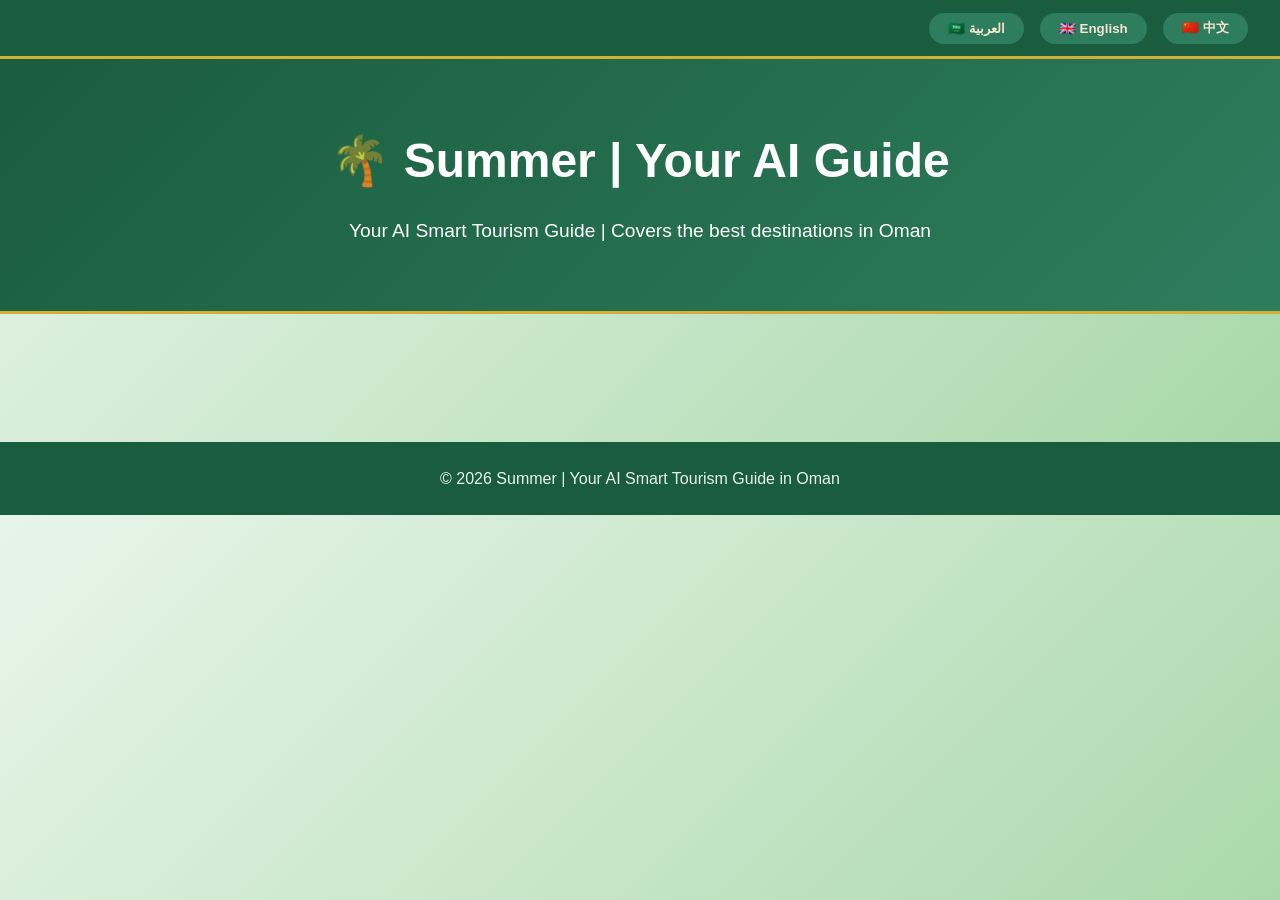
<file: en.html>
<!DOCTYPE html>
<html lang="en" dir="ltr">
<head>
    <meta charset="UTF-8">
    <meta name="viewport" content="width=device-width, initial-scale=1.0">
    <title>Summer | Your AI Smart Tourism Guide in Oman</title>
    <link rel="stylesheet" href="style.css">
</head>
<body>

<div class="language-bar">
    <button class="lang-btn" onclick="window.location.href='index.html'">🇸🇦 العربية</button>
    <button class="lang-btn" onclick="window.location.href='en.html'">🇬🇧 English</button>
    <button class="lang-btn" onclick="window.location.href='zh.html'">🇨🇳 中文</button>
</div>

<div id="mainPage">
    <div class="hero">
        <h1>🌴 Summer | Your AI Guide</h1>
        <p>Your AI Smart Tourism Guide | Covers the best destinations in Oman</p>
    </div>
    <div class="cities-grid" id="citiesGrid"></div>
</div>

<div id="cityPagesContainer"></div>

<div class="footer">
    <p>© 2026 Summer | Your AI Smart Tourism Guide in Oman</p>
</div>

<script>
    // English page - using nameEn, descEn, etc.
    const currentLang = 'en';
    
    const sections = {
        landmarks: "🏛️ Landmarks & Attractions",
        food: "🍽️ Traditional Food",
        stories: "📖 Historical Stories",
        customs: "🎭 Customs & Traditions",
        hotels: "🏨 Top 5 Star Hotels",
        cafes: "☕ Top 5 Cafes"
    };
    
    function getCityName(city) { return city.nameEn; }
    function getCityDesc(city) { return city.descEn; }
    function getSpecialTitle(city) { return city.special.titleEn; }
    function getSpecialDesc(city) { return city.special.descEn; }
    
    function renderHome() {
        const grid = document.getElementById('citiesGrid');
        grid.innerHTML = cityKeys.map(key => {
            const city = citiesData[key];
            return `
                <div class="city-card" onclick="openCity('${key}')">
                    <div class="card-icon">${city.icon}</div>
                    <div class="card-content">
                        <h3>${city.nameEn}</h3>
                        <p>${city.descEn}</p>
                        <div class="city-tags">${city.highlights.slice(0,3).map(h => `<span class="tag">${h}</span>`).join('')}</div>
                    </div>
                </div>
            `;
        }).join('');
        document.getElementById('mainPage').style.display = 'block';
        document.getElementById('cityPagesContainer').innerHTML = '';
    }
    
    function openCity(cityKey) {
        const city = citiesData[cityKey];
        const container = document.getElementById('cityPagesContainer');
        container.innerHTML = `
            <div class="city-page active-page">
                <div style="text-align:center"><button class="home-btn" onclick="backHome()">🏠 Back to Home</button></div>
                <div class="city-header"><h2>${city.nameEn}</h2></div>
                <div class="section special-section"><h3>✨ ${city.special.titleEn} <span class="animated-icon">${city.icon}</span></h3><p>${city.special.descEn}</p>
                    <div class="items-grid">${city.special.details.map(d => `<div class="item-card"><h4>${d}</h4></div>`).join('')}</div>
                </div>
                <div class="section"><h3>${sections.landmarks}</h3><div class="items-grid">${city.landmarks.map(l => `<div class="item-card"><h4>${l.split(':')[0]}</h4><p>${l.split(':')[1] || ''}</p></div>`).join('')}</div></div>
                <div class="section"><h3>${sections.food}</h3><div class="items-grid">${city.food.map(f => `<div class="item-card"><h4>${f.split(':')[0]}</h4><p>${f.split(':')[1] || ''}</p></div>`).join('')}</div></div>
                <div class="section"><h3>${sections.stories}</h3><div class="items-grid">${city.stories.map(s => `<div class="item-card"><h4>${s.split(':')[0]}</h4><p>${s.split(':')[1] || ''}</p></div>`).join('')}</div></div>
                <div class="section"><h3>${sections.customs}</h3><div class="items-grid">${city.customs.map(c => `<div class="item-card"><h4>${c.split(':')[0]}</h4><p>${c.split(':')[1] || ''}</p></div>`).join('')}</div></div>
                <div class="section"><h3>${sections.hotels}</h3><div class="items-grid">${city.hotels.map(h => `<div class="item-card"><h4>${h.split(':')[0]}</h4><p>${h.split(':')[1] || ''}</p></div>`).join('')}</div></div>
                <div class="section"><h3>${sections.cafes}</h3><div class="items-grid">${city.cafes.map(c => `<div class="item-card"><h4>${c.split(':')[0]}</h4><p>${c.split(':')[1] || ''}</p></div>`).join('')}</div></div>
            </div>
        `;
        document.getElementById('mainPage').style.display = 'none';
    }
    
    function backHome() { renderHome(); }
    
    renderHome();
</script>
<script src="data.js"></script>
</body>
</html>
</file>
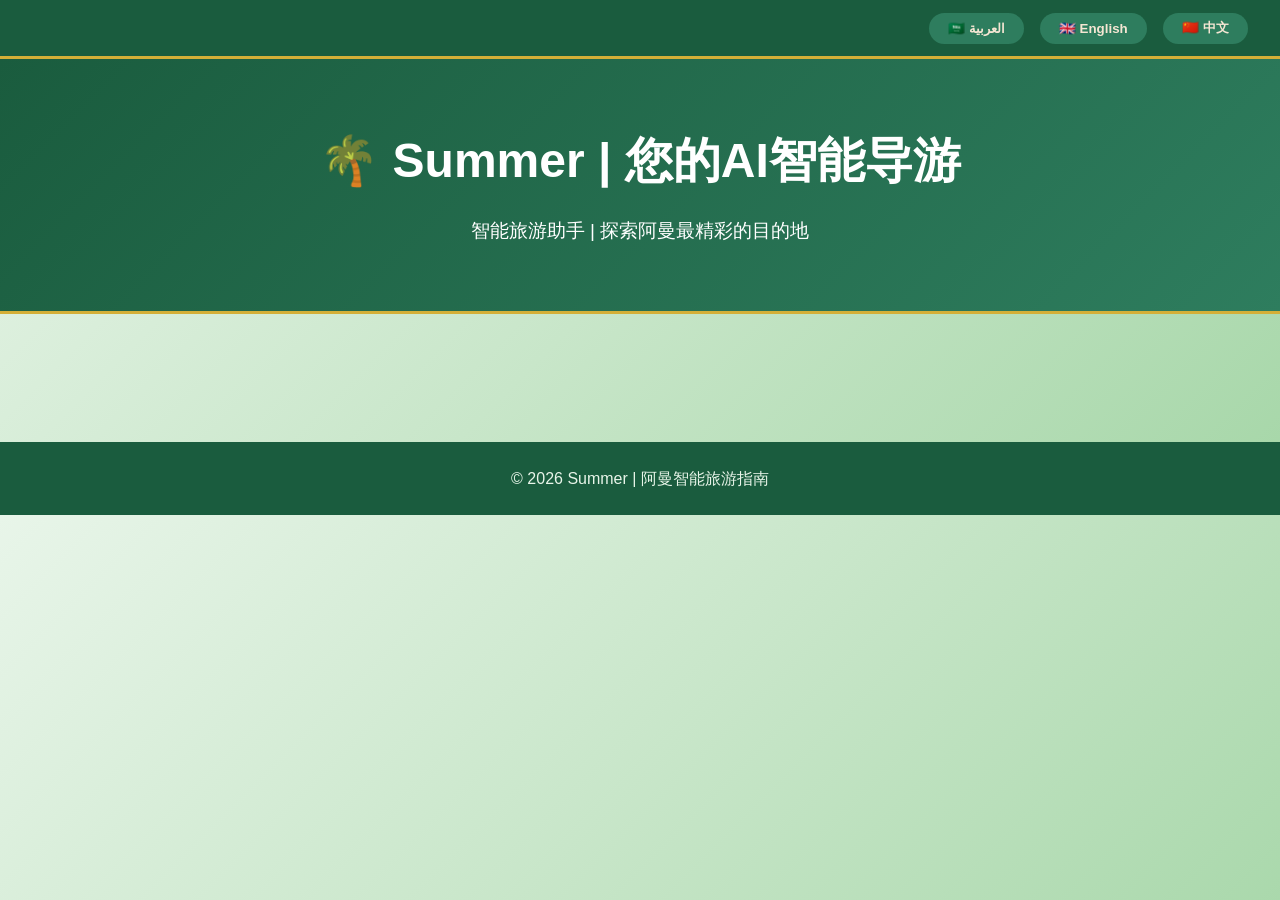
<file: zh.html>
<!DOCTYPE html>
<html lang="zh" dir="ltr">
<head>
    <meta charset="UTF-8">
    <meta name="viewport" content="width=device-width, initial-scale=1.0">
    <title>Summer | 您的阿曼智能旅游指南</title>
    <link rel="stylesheet" href="style.css">
</head>
<body>

<div class="language-bar">
    <button class="lang-btn" onclick="window.location.href='index.html'">🇸🇦 العربية</button>
    <button class="lang-btn" onclick="window.location.href='en.html'">🇬🇧 English</button>
    <button class="lang-btn" onclick="window.location.href='zh.html'">🇨🇳 中文</button>
</div>

<div id="mainPage">
    <div class="hero">
        <h1>🌴 Summer | 您的AI智能导游</h1>
        <p>智能旅游助手 | 探索阿曼最精彩的目的地</p>
    </div>
    <div class="cities-grid" id="citiesGrid"></div>
</div>

<div id="cityPagesContainer"></div>

<div class="footer">
    <p>© 2026 Summer | 阿曼智能旅游指南</p>
</div>

<script>
    // Chinese page - using nameZh, descZh, etc.
    const currentLang = 'zh';
    
    const sections = {
        landmarks: "🏛️ 地标与景点",
        food: "🍽️ 传统美食",
        stories: "📖 历史与故事",
        customs: "🎭 风俗与传统",
        hotels: "🏨 精选酒店",
        cafes: "☕ 精选咖啡馆"
    };
    
    function getCityName(city) { return city.nameZh; }
    function getCityDesc(city) { return city.descZh; }
    function getSpecialTitle(city) { return city.special.titleZh; }
    function getSpecialDesc(city) { return city.special.descZh; }
    
    function renderHome() {
        const grid = document.getElementById('citiesGrid');
        grid.innerHTML = cityKeys.map(key => {
            const city = citiesData[key];
            return `
                <div class="city-card" onclick="openCity('${key}')">
                    <div class="card-icon">${city.icon}</div>
                    <div class="card-content">
                        <h3>${city.nameZh}</h3>
                        <p>${city.descZh}</p>
                        <div class="city-tags">${city.highlights.slice(0,3).map(h => `<span class="tag">${h}</span>`).join('')}</div>
                    </div>
                </div>
            `;
        }).join('');
        document.getElementById('mainPage').style.display = 'block';
        document.getElementById('cityPagesContainer').innerHTML = '';
    }
    
    function openCity(cityKey) {
        const city = citiesData[cityKey];
        const container = document.getElementById('cityPagesContainer');
        container.innerHTML = `
            <div class="city-page active-page">
                <div style="text-align:center">
                    <button class="home-btn" onclick="backHome()">🏠 返回首页</button>
                </div>

                <div class="city-header">
                    <h2>${city.nameZh}</h2>
                </div>

                <div class="section special-section">
                    <h3>✨ ${city.special.titleZh} <span class="animated-icon">${city.icon}</span></h3>
                    <p>${city.special.descZh}</p>
                    <div class="items-grid">
                        ${city.special.details.map(d => `<div class="item-card"><h4>${d}</h4></div>`).join('')}
                    </div>
                </div>

                <div class="section">
                    <h3>${sections.landmarks}</h3>
                    <div class="items-grid">
                        ${city.landmarks.map(l => `<div class="item-card"><h4>${l.split(':')[0]}</h4><p>${l.split(':')[1] || ''}</p></div>`).join('')}
                    </div>
                </div>

                <div class="section">
                    <h3>${sections.food}</h3>
                    <div class="items-grid">
                        ${city.food.map(f => `<div class="item-card"><h4>${f.split(':')[0]}</h4><p>${f.split(':')[1] || ''}</p></div>`).join('')}
                    </div>
                </div>

                <div class="section">
                    <h3>${sections.stories}</h3>
                    <div class="items-grid">
                        ${city.stories.map(s => `<div class="item-card"><h4>${s.split(':')[0]}</h4><p>${s.split(':')[1] || ''}</p></div>`).join('')}
                    </div>
                </div>

                <div class="section">
                    <h3>${sections.customs}</h3>
                    <div class="items-grid">
                        ${city.customs.map(c => `<div class="item-card"><h4>${c.split(':')[0]}</h4><p>${c.split(':')[1] || ''}</p></div>`).join('')}
                    </div>
                </div>

                <div class="section">
                    <h3>${sections.hotels}</h3>
                    <div class="items-grid">
                        ${city.hotels.map(h => `<div class="item-card"><h4>${h.split(':')[0]}</h4><p>${h.split(':')[1] || ''}</p></div>`).join('')}
                    </div>
                </div>

                <div class="section">
                    <h3>${sections.cafes}</h3>
                    <div class="items-grid">
                        ${city.cafes.map(c => `<div class="item-card"><h4>${c.split(':')[0]}</h4><p>${c.split(':')[1] || ''}</p></div>`).join('')}
                    </div>
                </div>
            </div>
        `;
        document.getElementById('mainPage').style.display = 'none';
    }
    
    function backHome() { renderHome(); }
    
    renderHome();
</script>

<script src="data.js"></script>
</body>
</html>
</file>
<file: style.css>
* { margin: 0; padding: 0; box-sizing: border-box; }

body {
    font-family: 'Segoe UI', Tahoma, Geneva, Verdana, sans-serif;
    background: linear-gradient(135deg, #e8f5e9 0%, #c8e6c9 50%, #a5d6a7 100%);
    color: #1b5e20;
    line-height: 1.6;
}
body[dir="ltr"] { direction: ltr; text-align: left; }
body[dir="rtl"] { direction: rtl; text-align: right; }

.language-bar {
    background-color: #1a5c3e;
    padding: 0.8rem 2rem;
    display: flex;
    justify-content: flex-end;
    gap: 1rem;
    flex-wrap: wrap;
    border-bottom: 3px solid #d4af37;
    position: sticky;
    top: 0;
    z-index: 1000;
}
.lang-btn {
    background-color: #2e7d5e;
    color: #f5e6d3;
    border: none;
    padding: 0.4rem 1.2rem;
    border-radius: 30px;
    cursor: pointer;
    font-weight: bold;
    transition: all 0.3s ease;
}
.lang-btn:hover { background-color: #d4af37; color: #1a5c3e; transform: scale(1.05); }

.hero {
    background: linear-gradient(135deg, #1a5c3e, #2e7d5e);
    padding: 4rem 2rem;
    text-align: center;
    color: white;
    margin-bottom: 2rem;
    border-bottom: 3px solid #d4af37;
}
.hero h1 { font-size: 3rem; margin-bottom: 1rem; }
.hero p { font-size: 1.2rem; max-width: 800px; margin: 0 auto; }

.cities-grid {
    display: grid;
    grid-template-columns: repeat(auto-fill, minmax(320px, 1fr));
    gap: 2rem;
    padding: 2rem;
    max-width: 1400px;
    margin: 0 auto;
}
.city-card {
    background: white;
    border-radius: 20px;
    overflow: hidden;
    cursor: pointer;
    transition: all 0.3s;
    box-shadow: 0 5px 15px rgba(0,0,0,0.1);
}
.city-card:hover { transform: translateY(-10px); box-shadow: 0 15px 30px rgba(0,0,0,0.2); }
.card-icon {
    height: 160px;
    background: linear-gradient(135deg, #a5d6a7, #81c784);
    display: flex;
    align-items: center;
    justify-content: center;
    font-size: 4.5rem;
}
.card-content { padding: 1.5rem; }
.card-content h3 { color: #1a5c3e; font-size: 1.6rem; margin-bottom: 0.5rem; }
.card-content p { color: #2e7d5e; margin-bottom: 1rem; }
.city-tags { display: flex; gap: 0.5rem; flex-wrap: wrap; }
.tag { background: #e8f5e9; padding: 0.2rem 0.8rem; border-radius: 20px; font-size: 0.75rem; color: #1a5c3e; }

.city-page {
    max-width: 1200px;
    margin: 2rem auto;
    padding: 2rem;
    background: rgba(255,255,255,0.95);
    border-radius: 30px;
    display: none;
}
.active-page { display: block; }
.city-header { text-align: center; margin-bottom: 2rem; }
.city-header h2 { font-size: 2.5rem; color: #1a5c3e; border-bottom: 4px solid #d4af37; display: inline-block; }
.section {
    background: #fef8ef;
    border-radius: 20px;
    padding: 1.5rem;
    margin-bottom: 1.5rem;
}
.section h3 { color: #1a5c3e; font-size: 1.6rem; margin-bottom: 1rem; border-right: 5px solid #d4af37; padding-right: 1rem; }
body[dir="ltr"] .section h3 { border-right: none; border-left: 5px solid #d4af37; padding-right: 0; padding-left: 1rem; }
.items-grid { display: grid; grid-template-columns: repeat(auto-fill, minmax(300px, 1fr)); gap: 1rem; }
.item-card { background: white; padding: 1rem; border-radius: 15px; border: 1px solid #c8e6c9; }
.item-card h4 { color: #1a5c3e; margin-bottom: 0.5rem; }
.special-section { background: linear-gradient(135deg, #e8f5e9, #c8e6c9); border: 2px solid #d4af37; }
.animated-icon { display: inline-block; animation: float 2s infinite; font-size: 1.5rem; }
@keyframes float { 0%,100%{transform:translateY(0)} 50%{transform:translateY(-5px)} }
.home-btn {
    background: #d4af37; color: #1a5c3e; border: none; padding: 0.6rem 1.5rem;
    border-radius: 30px; cursor: pointer; margin: 1rem auto; display: inline-block;
    font-weight: bold;
}
.home-btn:hover { background: #1a5c3e; color: #d4af37; }
.footer { background: #1a5c3e; color: #e8f5e9; text-align: center; padding: 1.5rem; margin-top: 2rem; }

@media (max-width: 768px) {
    .hero h1 { font-size: 2rem; }
    .cities-grid { padding: 1rem; }
    .city-header h2 { font-size: 1.8rem; }
}
</file>
